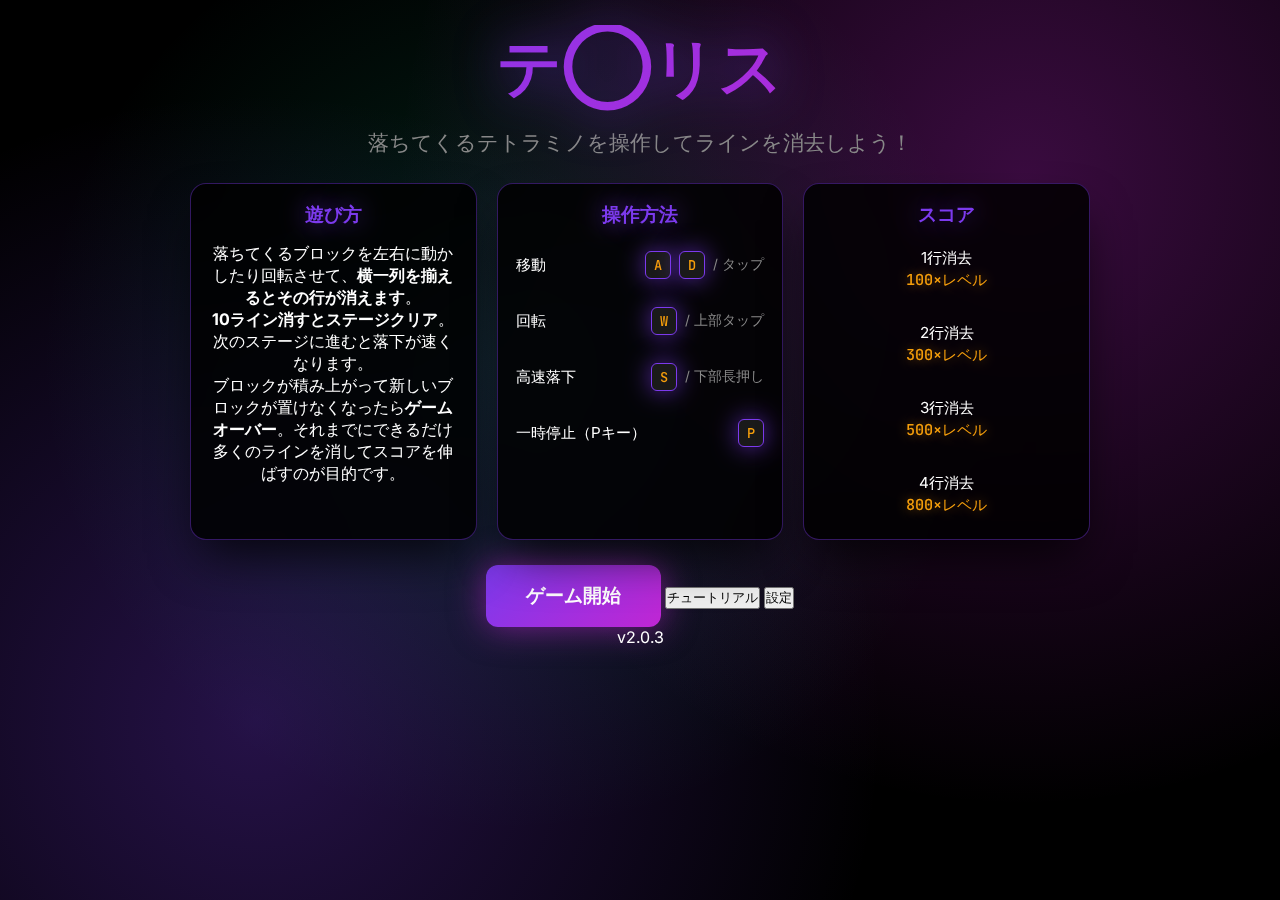
<file: index.html>
<!DOCTYPE html>
<html lang="ja">
<head>
  <meta charset="UTF-8">
  <meta name="viewport" content="width=device-width, initial-scale=1.0, maximum-scale=1.0, user-scalable=no, viewport-fit=cover">
  <meta name="apple-mobile-web-app-capable" content="yes">
  <meta name="apple-mobile-web-app-status-bar-style" content="black-translucent">
  <meta name="theme-color" content="#3d6b8a">
  <title>テトリス</title>
  <link rel="manifest" href="manifest.json">
  <link rel="stylesheet" href="css/style.css">
</head>
<body>
  <!-- スタート画面（1ページ目：ルール説明） -->
  <div id="start-screen" class="screen active">
    <div class="start-container">
      <div class="title-section">
        <h1>テ◯リス</h1>
        <p class="subtitle">落ちてくるテトラミノを操作してラインを消去しよう！</p>
      </div>

      <div class="rules-grid">
        <!-- 遊び方・ステージとクリア -->
        <div class="rule-card rule-card-wide">
          <h3>遊び方</h3>
          <div class="how-to-play">
            <p>落ちてくるブロックを左右に動かしたり回転させて、<strong>横一列を揃えるとその行が消えます</strong>。</p>
            <p><strong>10ライン消すとステージクリア</strong>。次のステージに進むと落下が速くなります。</p>
            <p>ブロックが積み上がって新しいブロックが置けなくなったら<strong>ゲームオーバー</strong>。それまでにできるだけ多くのラインを消してスコアを伸ばすのが目的です。</p>
          </div>
        </div>

        <!-- 操作方法 -->
        <div class="rule-card">
          <h3>操作方法</h3>
          <div class="controls-compact">
            <div class="control-item">
              <span class="control-desc">移動</span>
              <span class="control-keys">
                <span class="key">A</span><span class="key">D</span> / タップ
              </span>
            </div>
            <div class="control-item">
              <span class="control-desc">回転</span>
              <span class="control-keys">
                <span class="key">W</span> / 上部タップ
              </span>
            </div>
            <div class="control-item">
              <span class="control-desc">高速落下</span>
              <span class="control-keys">
                <span class="key">S</span> / 下部長押し
              </span>
            </div>
            <div class="control-item">
              <span class="control-desc">一時停止（Pキー）</span>
              <span class="control-keys">
                <span class="key">P</span>
              </span>
            </div>
          </div>
        </div>

        <!-- スコア -->
        <div class="rule-card">
          <h3>スコア</h3>
          <div class="score-list">
            <div class="score-item">1行消去<span>100×レベル</span></div>
            <div class="score-item">2行消去<span>300×レベル</span></div>
            <div class="score-item">3行消去<span>500×レベル</span></div>
            <div class="score-item">4行消去<span>800×レベル</span></div>
          </div>
        </div>

        <!-- スマホ専用説明 -->
        <div class="rule-card mobile-only">
          <h3>タップ操作</h3>
          <div class="mobile-controls-guide">
            <div class="tap-area-demo">
              <div class="demo-area demo-rotate">回転</div>
              <div class="demo-area demo-left">左</div>
              <div class="demo-area demo-right">右</div>
              <div class="demo-area demo-down">高速落下</div>
            </div>
          </div>
        </div>
      </div>

      <div class="start-actions">
        <button class="btn btn-primary start-btn" onclick="showDifficultyScreen()">ゲーム開始</button>
        <button type="button" class="btn btn-primary tutorial-btn" onclick="showTutorialScreen()">チュートリアル</button>
        <button type="button" id="settings-btn" class="btn btn-primary settings-btn" aria-label="設定" title="設定" onclick="openSettingsModal()">設定</button>
      </div>
      <p class="app-version" id="app-version" aria-hidden="true"></p>
    </div>
  </div>

  <!-- チュートリアル画面（体験で操作を覚える） -->
  <div id="tutorial-screen" class="screen">
    <div class="tutorial-layout" id="tutorial-layout" data-step="">
      <p class="tutorial-step-indicator" id="tutorial-step-indicator" aria-live="polite"></p>
      <p class="tutorial-instruction" id="tutorial-instruction"></p>
      <div class="tutorial-game-wrap">
        <div class="game-area">
          <div id="tutorial-tap-zones" class="tap-zones tap-zones-tutorial">
            <div class="tap-zone tap-rotate" data-action="rotate"><span class="tutorial-zone-label">回転</span></div>
            <div class="tap-zone tap-left" data-action="left"><span class="tutorial-zone-label">左</span></div>
            <div class="tap-zone tap-right" data-action="right"><span class="tutorial-zone-label">右</span></div>
            <div class="tap-zone tap-down" data-action="down"><span class="tutorial-zone-label">落下</span></div>
          </div>
          <canvas id="tutorial-canvas" width="300" height="600"></canvas>
        </div>
      </div>
      <div class="tutorial-actions">
        <button type="button" class="btn btn-secondary back-from-difficulty-btn" id="tutorial-back-btn" onclick="exitTutorial()">スタート画面へ戻る</button>
      </div>
    </div>
  </div>

  <!-- 難易度選択画面（ゲーム開始前に表示） -->
  <div id="difficulty-screen" class="screen">
    <div class="difficulty-screen-container">
      <h2 class="difficulty-screen-title">難易度を選んでください</h2>
      <div class="difficulty-section difficulty-section-centered">
        <div class="difficulty-selector" role="group" aria-label="難易度選択">
          <button type="button" class="difficulty-option active" data-difficulty="easy" aria-pressed="true">かんたん</button>
          <button type="button" class="difficulty-option" data-difficulty="normal" aria-pressed="false">ふつう</button>
          <button type="button" class="difficulty-option" data-difficulty="hard" aria-pressed="false">むずかしい</button>
        </div>
      </div>
      <div class="difficulty-screen-buttons">
        <button class="btn btn-primary start-btn" onclick="startGame()">スタート</button>
        <button type="button" class="btn btn-secondary back-from-difficulty-btn" onclick="showStartScreen()">戻る</button>
      </div>
    </div>
  </div>

  <!-- ゲーム画面（3ページ目：プレイ専用） -->
  <div id="game-screen" class="screen">
    <!-- PC版レイアウト -->
    <div class="game-layout-pc">
      <!-- 左パネル -->
      <div class="left-panel">
        <div class="score-panel">
          <div class="score-item">
            <span class="score-label">スコア</span>
            <span class="score-value" id="score">0</span>
          </div>
          <div class="score-item">
            <span class="score-label">レベル</span>
            <span class="score-value" id="level">1</span>
          </div>
          <div class="score-item">
            <span class="score-label">最高</span>
            <span class="score-value" id="high-score">0</span>
          </div>
          <div class="score-item">
            <span class="score-label">ステージ</span>
            <span class="score-value" id="stage">1</span>
          </div>
          <div class="score-item">
            <span class="score-label">あと</span>
            <span class="score-value" id="stage-lines">0/10</span>
          </div>
        </div>
        <button type="button" class="btn btn-primary btn-sm pause-btn" onclick="pauseGame()" aria-label="一時停止" title="一時停止（Pキー）"><span class="pause-icon" aria-hidden="true"><svg xmlns="http://www.w3.org/2000/svg" width="18" height="18" viewBox="0 0 24 24" fill="currentColor" stroke="currentColor" stroke-width="2"><rect x="6" y="4" width="4" height="16" rx="1"/><rect x="14" y="4" width="4" height="16" rx="1"/></svg></span></button>
      </div>

      <!-- 中央ゲームエリア -->
      <div class="center-game">
        <div class="game-area">
          <!-- タップゾーン（スマホのみ） -->
          <div id="tap-zones" class="tap-zones">
            <div class="tap-zone tap-rotate" data-action="rotate"></div>
            <div class="tap-zone tap-left" data-action="left"></div>
            <div class="tap-zone tap-right" data-action="right"></div>
            <div class="tap-zone tap-down" data-action="down"></div>
          </div>
          <canvas id="game" width="300" height="600"></canvas>
        </div>
      </div>

      <!-- 右パネル -->
      <div class="right-panel">
        <div class="next-panel">
          <h4>NEXT</h4>
          <div class="next-list">
            <canvas id="next-piece-1" width="60" height="60"></canvas>
            <canvas id="next-piece-2" width="50" height="50"></canvas>
            <canvas id="next-piece-3" width="50" height="50"></canvas>
          </div>
        </div>
      </div>
    </div>

    <!-- スマホ版レイアウト -->
    <div class="game-layout-mobile">
      <!-- 上部情報 -->
      <div class="mobile-header">
        <div class="mobile-score">
          <span id="mobile-score">0</span>
          <small>スコア</small>
        </div>
        <div class="mobile-high">
          <span id="mobile-high-score">0</span>
          <small>最高</small>
        </div>
        <div class="mobile-level">
          <span id="mobile-level">1</span>
          <small>レベル</small>
        </div>
        <div class="mobile-stage">
          <span id="mobile-stage">1</span>
          <small>ステージ</small>
        </div>
        <div class="mobile-stage-lines">
          <span id="mobile-stage-lines">0/10</span>
          <small>あと</small>
        </div>
        <div class="mobile-next">
          <canvas id="mobile-next" width="40" height="40"></canvas>
          <small>NEXT</small>
        </div>
        <button type="button" class="btn btn-primary btn-sm pause-btn pause-btn-mobile" onclick="pauseGame()" aria-label="一時停止" title="一時停止"><span class="pause-icon" aria-hidden="true"><svg xmlns="http://www.w3.org/2000/svg" width="20" height="20" viewBox="0 0 24 24" fill="currentColor" stroke="currentColor" stroke-width="2"><rect x="6" y="4" width="4" height="16" rx="1"/><rect x="14" y="4" width="4" height="16" rx="1"/></svg></span></button>
      </div>

      <!-- ゲームエリア -->
      <div class="mobile-game-area">
        <div class="game-area">
          <div id="mobile-tap-zones" class="tap-zones">
            <div class="tap-zone tap-rotate" data-action="rotate"></div>
            <div class="tap-zone tap-left" data-action="left"></div>
            <div class="tap-zone tap-right" data-action="right"></div>
            <div class="tap-zone tap-down" data-action="down"></div>
          </div>
          <canvas id="mobile-game" width="280" height="560"></canvas>
        </div>
      </div>
    </div>
  </div>

  <!-- 一時停止メニュー -->
  <div id="pause-menu" class="modal">
    <div class="modal-content">
      <h2>一時停止</h2>
      <div class="menu-buttons">
        <button onclick="resumeGame()" class="btn btn-primary resume-btn">ゲーム再開</button>
        <button onclick="restartGame()" class="btn btn-success restart-btn">やり直し</button>
        <button onclick="backToMenu()" class="btn btn-danger menu-btn">メニューに戻る</button>
      </div>
      <p class="menu-hint menu-hint-pc">Pキーで再開できます</p>
      <p class="menu-hint menu-hint-mobile">タップで再開できます</p>
    </div>
  </div>

  <!-- ゲームオーバー -->
  <div id="game-over" class="modal">
    <div class="modal-content">
      <h2>ゲームオーバー</h2>
      <div class="result-stats">
        <div class="stat">
          <span class="stat-label">最終スコア</span>
          <span class="stat-value" id="final-score">0</span>
        </div>
        <div class="stat">
          <span class="stat-label">到達レベル</span>
          <span class="stat-value" id="final-level">1</span>
        </div>
        <div class="stat">
          <span class="stat-label">消したライン</span>
          <span class="stat-value" id="final-lines">0</span>
        </div>
      </div>
      <div class="menu-buttons">
        <button onclick="restartGame()" class="btn btn-success restart-btn">再挑戦</button>
        <button onclick="backToMenu()" class="btn btn-danger menu-btn">メニューに戻る</button>
      </div>
    </div>
  </div>

  <!-- 設定モーダル（表示・音量） -->
  <div id="settings-modal" class="modal" aria-labelledby="settings-title" aria-hidden="true">
    <div class="modal-content settings-modal-content">
      <h2 id="settings-title">設定</h2>
      <section class="settings-section" aria-labelledby="settings-theme-label">
        <h3 id="settings-theme-label" class="settings-section-title">表示</h3>
        <div class="settings-theme-row" role="group" aria-label="テーマ">
          <button type="button" id="theme-light-btn" class="btn btn-secondary theme-option-btn" data-theme="light" aria-pressed="true">ライト</button>
          <button type="button" id="theme-dark-btn" class="btn btn-secondary theme-option-btn" data-theme="dark" aria-pressed="false">ダーク</button>
        </div>
      </section>
      <section class="settings-section" aria-labelledby="settings-volume-label">
        <h3 id="settings-volume-label" class="settings-section-title">音量</h3>
      <div class="volume-controls">
        <div class="volume-row">
          <label for="volume-master">マスター</label>
          <input type="range" id="volume-master" class="volume-slider" min="0" max="100" step="10" value="100" aria-valuemin="0" aria-valuemax="100">
          <span id="volume-master-value" class="volume-value">100%</span>
        </div>
        <div class="volume-row">
          <label for="volume-bgm">BGM</label>
          <input type="range" id="volume-bgm" class="volume-slider" min="0" max="100" step="10" value="60" aria-valuemin="0" aria-valuemax="100">
          <span id="volume-bgm-value" class="volume-value">60%</span>
        </div>
        <div class="volume-row">
          <label for="volume-se">効果音</label>
          <input type="range" id="volume-se" class="volume-slider" min="0" max="100" step="10" value="100" aria-valuemin="0" aria-valuemax="100">
          <span id="volume-se-value" class="volume-value">100%</span>
        </div>
      </div>
      </section>
      <button type="button" class="btn btn-primary close-settings-btn" onclick="closeSettingsModal()">閉じる</button>
    </div>
  </div>

  <!-- ステージクリア表示（トースト） -->
  <div id="stage-clear" class="stage-clear-toast" aria-live="polite" aria-hidden="true">
    <span class="stage-clear-text"></span>
  </div>

  <!-- BGM（8bit29=通常 / 8bit25=ピンチ時・魔王魂） -->
  <audio id="bgm-normal" preload="auto" loop><source src="audio/bgm_normal.mp3" type="audio/mpeg"></audio>
  <audio id="bgm-danger" preload="auto" loop><source src="audio/bgm_danger.mp3" type="audio/mpeg"></audio>
  <!-- ゲームオーバー効果音（イワシロ音楽素材） -->
  <audio id="se-gameover" preload="auto"><source src="audio/iwa_gameover010.mp3" type="audio/mpeg"></audio>
  <!-- ライン消去効果音（イワシロ音楽素材 SE2：1〜2本=play / 3〜4本=little_cure） -->
  <audio id="se-line-few" preload="auto"><source src="audio/play.mp3" type="audio/mpeg"></audio>
  <audio id="se-line-many" preload="auto"><source src="audio/little_cure.mp3" type="audio/mpeg"></audio>

  <script src="js/tetris.js"></script>
</body>
</html>
</file>
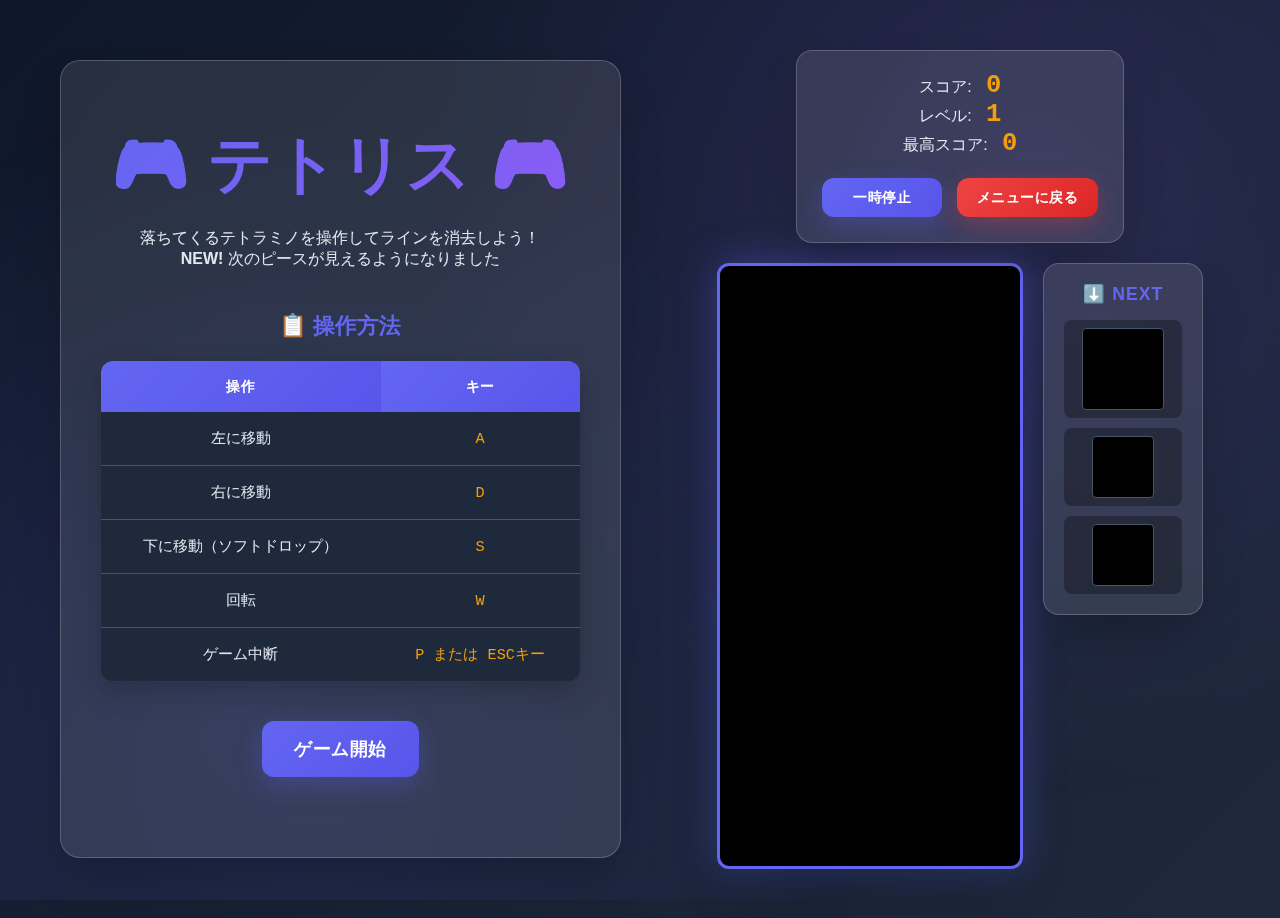
<file: index_backup.html>
<!DOCTYPE html>
<html lang="ja">
<head>
  <meta charset="UTF-8">
  <title>テトリス - NEXTピース表示対応</title>
  <style>
    @import url('https://fonts.googleapis.com/css2?family=Inter:wght@300;400;500;600;700&family=JetBrains+Mono:wght@400;500&display=swap');

    :root {
      --primary: #6366f1;
      --primary-hover: #5855eb;
      --secondary: #8b5cf6;
      --success: #10b981;
      --danger: #ef4444;
      --warning: #f59e0b;
      --dark: #0f172a;
      --dark-light: #1e293b;
      --dark-lighter: #334155;
      --text: #e2e8f0;
      --text-muted: #94a3b8;
      --border: #475569;
      --glass: rgba(255, 255, 255, 0.1);
      --glass-border: rgba(255, 255, 255, 0.2);
      --shadow: 0 25px 50px -12px rgba(0, 0, 0, 0.25);
    }

    * {
      margin: 0;
      padding: 0;
      box-sizing: border-box;
    }

    body {
      font-family: 'Inter', sans-serif;
      background: linear-gradient(135deg, var(--dark) 0%, var(--dark-light) 100%);
      color: var(--text);
      min-height: 100vh;
      overflow-x: hidden;
    }

    body::before {
      content: '';
      position: fixed;
      top: 0;
      left: 0;
      right: 0;
      bottom: 0;
      background: 
        radial-gradient(circle at 20% 80%, rgba(99, 102, 241, 0.15) 0%, transparent 50%),
        radial-gradient(circle at 80% 20%, rgba(139, 92, 246, 0.15) 0%, transparent 50%);
      pointer-events: none;
      z-index: -1;
    }

    #container {
      min-height: 100vh;
      display: flex;
      align-items: center;
      justify-content: center;
      padding: 20px;
    }

    .screen {
      display: none;
      width: 100%;
      max-width: 1200px;
      animation: fadeIn 0.6s ease;
    }

    .screen.active {
      display: block;
    }

    @keyframes fadeIn {
      from { opacity: 0; transform: translateY(20px); }
      to { opacity: 1; transform: translateY(0); }
    }

    /* スタート画面 */
    #start-screen {
      text-align: center;
      padding: 40px;
      max-width: 800px;
      margin: 0 auto;
    }

    .glass {
      background: var(--glass);
      backdrop-filter: blur(20px);
      border: 1px solid var(--glass-border);
      border-radius: 20px;
      padding: 60px 40px;
      box-shadow: var(--shadow);
    }

    #start-screen h1 {
      font-size: clamp(2.5rem, 5vw, 4rem);
      font-weight: 700;
      background: linear-gradient(135deg, var(--primary) 0%, var(--secondary) 100%);
      background-clip: text;
      -webkit-background-clip: text;
      -webkit-text-fill-color: transparent;
      margin-bottom: 20px;
    }

    #start-screen > p {
      font-size: 1.2rem;
      color: var(--text-muted);
      margin-bottom: 40px;
      line-height: 1.6;
    }

    #start-screen h3 {
      color: var(--primary);
      font-size: 1.4rem;
      font-weight: 600;
      margin: 40px 0 20px;
    }

    .controls-table {
      width: 100%;
      max-width: 500px;
      margin: 20px auto;
      border-collapse: separate;
      border-spacing: 0;
      border-radius: 12px;
      overflow: hidden;
      box-shadow: 0 10px 30px rgba(0, 0, 0, 0.2);
    }

    .controls-table th {
      background: linear-gradient(135deg, var(--primary), var(--primary-hover));
      color: white;
      font-weight: 600;
      padding: 16px;
      font-size: 0.9rem;
      text-transform: uppercase;
      letter-spacing: 0.5px;
    }

    .controls-table td {
      background: var(--dark-light);
      border-bottom: 1px solid var(--border);
      padding: 16px;
      font-size: 0.95rem;
      transition: all 0.3s ease;
    }

    .controls-table tr:last-child td {
      border-bottom: none;
    }

    .controls-table tr:hover td {
      background: var(--dark-lighter);
      transform: translateX(5px);
    }

    .controls-table td:last-child {
      font-family: 'JetBrains Mono', monospace;
      font-weight: 500;
      color: var(--warning);
      text-align: center;
    }

    /* ゲーム画面 */
    #game-screen {
      display: flex;
      gap: 20px;
      align-items: flex-start;
      justify-content: center;
      flex-wrap: wrap;
    }

    .game-panel {
      background: var(--glass);
      backdrop-filter: blur(20px);
      border: 1px solid var(--glass-border);
      border-radius: 16px;
      padding: 20px;
      box-shadow: var(--shadow);
    }

    #score-board {
      min-width: 180px;
      text-align: center;
    }

    #score, #level, #high-score {
      font-family: 'JetBrains Mono', monospace;
      font-size: 1.6rem;
      font-weight: 700;
      margin-left: 10px;
      color: var(--warning);
    }

    #game {
      border: 3px solid var(--primary);
      border-radius: 12px;
      box-shadow: 
        var(--shadow),
        0 0 40px rgba(99, 102, 241, 0.4);
      background: #000;
    }

    /* NEXTピース表示エリア */
    .next-panel {
      min-width: 160px;
    }

    .next-title {
      text-align: center;
      font-weight: 600;
      color: var(--primary);
      margin-bottom: 15px;
      font-size: 1.1rem;
      text-transform: uppercase;
      letter-spacing: 1px;
    }

    .next-pieces {
      display: flex;
      flex-direction: column;
      gap: 10px;
    }

    .next-piece-container {
      background: rgba(0, 0, 0, 0.3);
      border-radius: 8px;
      padding: 8px;
      display: flex;
      justify-content: center;
      align-items: center;
    }

    .next-piece-canvas {
      border: 1px solid var(--border);
      border-radius: 4px;
      background: #000;
    }

    /* ボタン */
    button {
      background: linear-gradient(135deg, var(--primary), var(--primary-hover));
      color: white;
      border: none;
      padding: 16px 32px;
      margin: 20px 8px;
      border-radius: 12px;
      cursor: pointer;
      font-size: 1.1rem;
      font-weight: 600;
      transition: all 0.3s ease;
      position: relative;
      overflow: hidden;
      min-width: 150px;
      text-transform: uppercase;
      letter-spacing: 0.5px;
      box-shadow: 0 8px 25px rgba(99, 102, 241, 0.3);
    }

    button:hover {
      transform: translateY(-3px);
      box-shadow: 0 15px 35px rgba(99, 102, 241, 0.4);
    }

    button.danger {
      background: linear-gradient(135deg, var(--danger), #dc2626);
      box-shadow: 0 8px 25px rgba(239, 68, 68, 0.3);
    }

    .game-controls {
      text-align: center;
      margin-top: 15px;
    }

    .game-controls button {
      padding: 10px 20px;
      margin: 5px;
      font-size: 0.9rem;
      min-width: 120px;
    }

    /* モーダル */
    .modal {
      display: none;
      position: fixed;
      top: 0;
      left: 0;
      width: 100%;
      height: 100%;
      background: rgba(0, 0, 0, 0.8);
      backdrop-filter: blur(10px);
      z-index: 1000;
    }

    .modal-content {
      position: absolute;
      top: 50%;
      left: 50%;
      transform: translate(-50%, -50%);
      background: var(--glass);
      backdrop-filter: blur(20px);
      border: 1px solid var(--glass-border);
      color: var(--text);
      padding: 40px;
      border-radius: 20px;
      text-align: center;
      box-shadow: var(--shadow);
      min-width: 300px;
    }

    .modal-content h2 {
      margin-bottom: 20px;
      font-size: 1.8rem;
      font-weight: 700;
      background: linear-gradient(135deg, var(--primary), var(--secondary));
      background-clip: text;
      -webkit-background-clip: text;
      -webkit-text-fill-color: transparent;
    }

    #final-score, #final-level {
      font-family: 'JetBrains Mono', monospace;
      font-weight: 700;
      color: var(--warning);
      font-size: 1.4rem;
    }

    /* レスポンシブ */
    @media (max-width: 768px) {
      #game-screen {
        flex-direction: column;
        align-items: center;
      }
      
      .next-panel {
        order: -1;
        min-width: auto;
      }
      
      .next-pieces {
        flex-direction: row;
        justify-content: center;
        flex-wrap: wrap;
      }
    }
  </style>
</head>
<body>
  <div id="container">
    <!-- スタート画面 -->
    <div id="start-screen" class="screen active">
      <div class="glass">
        <h1>🎮 テトリス 🎮</h1>
        <p>落ちてくるテトラミノを操作してラインを消去しよう！<br>
        <strong>NEW!</strong> 次のピースが見えるようになりました</p>
        
        <h3>📋 操作方法</h3>
        <table class="controls-table">
          <tr><th>操作</th><th>キー</th></tr>
          <tr><td>左に移動</td><td>A</td></tr>
          <tr><td>右に移動</td><td>D</td></tr>
          <tr><td>下に移動（ソフトドロップ）</td><td>S</td></tr>
          <tr><td>回転</td><td>W</td></tr>
          <tr><td>ゲーム中断</td><td>P または ESCキー</td></tr>
        </table>
        
        <button onclick="startGame()">ゲーム開始</button>
      </div>
    </div>

    <!-- ゲーム画面 -->
    <div id="game-screen" class="screen">
      <!-- スコアボード -->
      <div class="game-panel" id="score-board">
        <div>スコア: <span id="score">0</span></div>
        <div>レベル: <span id="level">1</span></div>
        <div>最高スコア: <span id="high-score">0</span></div>
        
        <div class="game-controls">
          <button onclick="pauseGame()">一時停止</button>
          <button class="danger" onclick="quitToMenu()">メニューに戻る</button>
        </div>
      </div>

      <!-- メインゲーム画面 -->
      <canvas id="game" width="300" height="600"></canvas>

      <!-- NEXTピース表示パネル -->
      <div class="game-panel next-panel">
        <div class="next-title">⬇️ NEXT</div>
        <div class="next-pieces">
          <div class="next-piece-container">
            <canvas class="next-piece-canvas" id="next-piece-1" width="80" height="80"></canvas>
          </div>
          <div class="next-piece-container">
            <canvas class="next-piece-canvas" id="next-piece-2" width="60" height="60"></canvas>
          </div>
          <div class="next-piece-container">
            <canvas class="next-piece-canvas" id="next-piece-3" width="60" height="60"></canvas>
          </div>
        </div>
      </div>
    </div>
  </div>

  <!-- ゲームオーバー画面 -->
  <div id="game-over" class="modal">
    <div class="modal-content">
      <h2>🎯 ゲームオーバー 🎯</h2>
      <p>最終スコア: <span id="final-score">0</span></p>
      <p>到達レベル: <span id="final-level">1</span></p>
      <button onclick="restartGame()">再挑戦</button>
      <button class="danger" onclick="backToMenu()">メニューに戻る</button>
    </div>
  </div>

  <!-- 一時停止画面 -->
  <div id="pause-screen" class="modal">
    <div class="modal-content">
      <h2>⏸️ 一時停止中 ⏸️</h2>
      <button onclick="resumeGame()">ゲーム再開</button>
      <button onclick="restartGame()">最初からやり直し</button>
      <button class="danger" onclick="backToMenu()">メニューに戻る</button>
    </div>
  </div>

  <script>
// 色パレット（テトラミノ別）
const PIECE_COLORS = [
  '#00f5ff', // I型 - シアン
  '#8b00ff', // T型 - パープル  
  '#ff8c00', // L型 - オレンジ
  '#0000ff', // J型 - ブルー
  '#ffff00', // O型 - イエロー
  '#00ff00', // S型 - グリーン
  '#ff0000'  // Z型 - レッド
];

class Tetris {
  constructor(canvas) {
    this.canvas = canvas;
    this.ctx = canvas.getContext('2d');
    this.gridSize = 30;
    this.board = Array(20).fill().map(() => Array(10).fill(0)); // 20行×10列
    this.score = 0;
    this.level = 1;
    this.currentPiece = null;
    this.gameLoop = null;
    this.gameOver = false;
    this.paused = false;
    this.dropInterval = 2000;
    this.linesStacked = 0;
    this.linesCleared = 0;
    
    // NEXTピース管理
    this.nextPieces = [];
    this.nextCanvases = [
      document.getElementById('next-piece-1'),
      document.getElementById('next-piece-2'),
      document.getElementById('next-piece-3')
    ];
    this.nextContexts = this.nextCanvases.map(canvas => canvas.getContext('2d'));
    
    this.initializeNextPieces();
    this.setupMobileControls();
  }

  static SHAPES = [
    [[1,1,1,1]], // I型
    [[1,1,1],[0,1,0]], // T型
    [[1,1,1],[1,0,0]], // L型
    [[1,1,1],[0,0,1]], // J型
    [[1,1],[1,1]], // O型
    [[1,1,0],[0,1,1]], // S型
    [[0,1,1],[1,1,0]]  // Z型
  ];

    // ★追加: モバイル操作設定（最小限）
  setupMobileControls() {
    // タッチイベント用の変数
    let touchStartX = 0;
    let touchStartY = 0;
    let touchMoved = false;

    // キャンバスにタッチイベントを追加
    this.canvas.addEventListener('touchstart', (e) => {
      e.preventDefault();
      const touch = e.touches[0];
      touchStartX = touch.clientX;
      touchStartY = touch.clientY;
      touchMoved = false;
    }, { passive: false });

    this.canvas.addEventListener('touchmove', (e) => {
      e.preventDefault();
      touchMoved = true;
    }, { passive: false });

    this.canvas.addEventListener('touchend', (e) => {
      e.preventDefault();
      if (!touchMoved && !this.gameOver && !this.paused) {
        const touch = e.changedTouches[0];
        const rect = this.canvas.getBoundingClientRect();
        const x = touch.clientX - rect.left;
        const y = touch.clientY - rect.top;

        const centerX = rect.width / 2;
        const centerY = rect.height / 2;
        
        // タップ位置による操作判定
        if (Math.abs(x - centerX) > Math.abs(y - centerY)) {
          // 横方向の移動
          if (x < centerX) {
            this.movePiece(-1, 0); // 左
          } else {
            this.movePiece(1, 0); // 右
          }
        } else {
          // 縦方向の操作
          if (y > centerY) {
            this.movePiece(0, 1); // 下
          } else {
            this.rotatePiece(); // 上（回転）
          }
        }
        this.draw();
      }
    }, { passive: false });

    // 全画面でのスクロール防止
    document.addEventListener('touchmove', (e) => {
      e.preventDefault();
    }, { passive: false });
  }
  initializeNextPieces() {
    for (let i = 0; i < 4; i++) {
      this.nextPieces.push(Math.floor(Math.random() * Tetris.SHAPES.length));
    }
    this.drawNextPieces();
  }

  drawNextPieces() {
    this.nextContexts.forEach((ctx, index) => {
      const canvas = this.nextCanvases[index];
      ctx.clearRect(0, 0, canvas.width, canvas.height);
      
      if (index < this.nextPieces.length) {
        const shapeIndex = this.nextPieces[index];
        const shape = Tetris.SHAPES[shapeIndex];
        const color = PIECE_COLORS[shapeIndex];
        const size = index === 0 ? 16 : 12;
        
        const offsetX = (canvas.width - shape[0].length * size) / 2;
        const offsetY = (canvas.height - shape.length * size) / 2;
        
        ctx.fillStyle = color;
        shape.forEach((row, y) => {
          row.forEach((value, x) => {
            if (value) {
              ctx.fillRect(
                offsetX + x * size,
                offsetY + y * size,
                size - 1, size - 1
              );
            }
          });
        });
      }
    });
  }

  createNewPiece() {
    const shapeIndex = this.nextPieces.shift();
    const shape = Tetris.SHAPES[shapeIndex];
    
    this.currentPiece = {
      shape,
      shapeIndex,
      x: Math.floor(this.board[0].length/2) - Math.floor(shape[0].length/2),
      y: 0
    };
    
    this.nextPieces.push(Math.floor(Math.random() * Tetris.SHAPES.length));
    this.drawNextPieces();
  }

  // ★修正1: 壁の衝突判定を正しく修正
  checkCollision(newX, newY, shape) {
    for (let y = 0; y < shape.length; y++) {
      for (let x = 0; x < shape[y].length; x++) {
        if (shape[y][x]) {
          const boardX = newX + x;
          const boardY = newY + y;
          
          // ★修正: 横幅の判定を正しく修正
          if (boardX < 0 || boardX >= this.board[0].length) { // 10列の制限
            console.log(`Wall collision at boardX: ${boardX}`); // デバッグ用
            return true;
          }
          
          // 底面との衝突
          if (boardY >= this.board.length) { // 20行の制限
            console.log(`Bottom collision at boardY: ${boardY}`); // デバッグ用
            return true;
          }
          
          // 既存のブロックとの衝突
          if (boardY >= 0 && this.board[boardY][boardX]) {
            console.log(`Block collision at ${boardX}, ${boardY}`); // デバッグ用
            return true;
          }
        }
      }
    }
    return false;
  }

  movePiece(dx, dy) {
    if (this.gameOver || this.paused) return false;
    const newX = this.currentPiece.x + dx;
    const newY = this.currentPiece.y + dy;
    
    if (!this.checkCollision(newX, newY, this.currentPiece.shape)) {
      this.currentPiece.x = newX;
      this.currentPiece.y = newY;
      return true;
    }
    console.log(`Move blocked: ${dx}, ${dy}`); // デバッグ用
    return false;
  }

  // ★修正2: 回転処理を完全に修正
  rotatePiece() {
    if (this.gameOver || this.paused) return;
    
    const shape = this.currentPiece.shape;
    console.log('Original shape:', shape); // デバッグ用
    
    // ★修正: 正しい回転アルゴリズム
    const rotatedShape = [];
    const rows = shape.length;
    const cols = shape[0].length;
    
    // 時計回り90度回転: [row][col] -> [col][rows-1-row]
    for (let newRow = 0; newRow < cols; newRow++) {
      rotatedShape[newRow] = [];
      for (let newCol = 0; newCol < rows; newCol++) {
        rotatedShape[newRow][newCol] = shape[rows - 1 - newCol][newRow];
      }
    }
    
    console.log('Rotated shape:', rotatedShape); // デバッグ用
    
    // 衝突判定
    if (!this.checkCollision(this.currentPiece.x, this.currentPiece.y, rotatedShape)) {
      this.currentPiece.shape = rotatedShape;
      console.log('Rotation successful'); // デバッグ用
    } else {
      console.log('Rotation blocked'); // デバッグ用
    }
  }

  lockPiece() {
    const {x, y, shape, shapeIndex} = this.currentPiece;
    let gameOverFlag = false;
    
    for (let row = 0; row < shape.length; row++) {
      for (let col = 0; col < shape[row].length; col++) {
        if (shape[row][col]) {
          const boardY = y + row;
          const boardX = x + col;
          
          if (boardY < 0) {
            gameOverFlag = true;
            console.log('Game Over: Piece extends above board');
            break;
          }
          
          // ★修正: 境界チェックを追加
          if (boardY >= 0 && boardY < this.board.length && 
              boardX >= 0 && boardX < this.board[0].length) {
            this.board[boardY][boardX] = shapeIndex + 1;
          }
        }
      }
      if (gameOverFlag) break;
    }

    if (!gameOverFlag) {
      this.linesStacked++;
      this.speedUpIfNeeded();
      this.clearLines();
      this.createNewPiece();
      
      if (this.checkCollision(this.currentPiece.x, this.currentPiece.y, this.currentPiece.shape)) {
        gameOverFlag = true;
        console.log('Game Over: New piece cannot be placed');
      }
    }

    return !gameOverFlag;
  }

  speedUpIfNeeded() {
    const newInterval = Math.max(200, 2000 * Math.pow(0.9, this.linesStacked / 8));
    if (newInterval < this.dropInterval) {
      this.dropInterval = newInterval;
      if (this.gameLoop) {
        clearInterval(this.gameLoop);
        this.startGameLoop();
      }
    }
  }

  clearLines() {
    let linesCleared = 0;
    for (let row = this.board.length - 1; row >= 0; row--) {
      if (this.board[row].every(cell => cell)) {
        this.board.splice(row, 1);
        this.board.unshift(Array(10).fill(0));
        linesCleared++;
        row++;
      }
    }
    
    if (linesCleared > 0) {
      let lineScore = 0;
      switch(linesCleared) {
        case 1: lineScore = 100 * this.level; break;
        case 2: lineScore = 300 * this.level; break;
        case 3: lineScore = 500 * this.level; break;
        case 4: lineScore = 800 * this.level; break;
      }
      
      this.score += lineScore;
      this.linesCleared += linesCleared;
      
      const newLevel = Math.floor(this.linesCleared / 10) + 1;
      if (newLevel > this.level) {
        this.level = newLevel;
      }
      
      document.getElementById('score').textContent = this.score;
      document.getElementById('level').textContent = this.level;
    }
  }

  draw() {
    this.ctx.clearRect(0, 0, this.canvas.width, this.canvas.height);
    
    // ★デバッグ用: グリッドライン描画（オプション）
    this.ctx.strokeStyle = '#333';
    this.ctx.lineWidth = 1;
    for (let i = 0; i <= 10; i++) {
      this.ctx.beginPath();
      this.ctx.moveTo(i * this.gridSize, 0);
      this.ctx.lineTo(i * this.gridSize, this.canvas.height);
      this.ctx.stroke();
    }
    for (let i = 0; i <= 20; i++) {
      this.ctx.beginPath();
      this.ctx.moveTo(0, i * this.gridSize);
      this.ctx.lineTo(this.canvas.width, i * this.gridSize);
      this.ctx.stroke();
    }
    
    // ボード描画
    this.board.forEach((row, y) => {
      row.forEach((value, x) => {
        if (value) {
          this.ctx.fillStyle = PIECE_COLORS[value - 1] || '#4a90e2';
          this.ctx.fillRect(x * this.gridSize + 1, y * this.gridSize + 1, 
          this.gridSize - 2, this.gridSize - 2);
        }
      });
    });

    // 現在のピース描画
    if (this.currentPiece && !this.gameOver) {
      this.ctx.fillStyle = PIECE_COLORS[this.currentPiece.shapeIndex];
      this.currentPiece.shape.forEach((row, y) => {
        row.forEach((value, x) => {
          if (value) {
            this.ctx.fillRect(
              (this.currentPiece.x + x) * this.gridSize + 1,
              (this.currentPiece.y + y) * this.gridSize + 1,
              this.gridSize - 2, this.gridSize - 2
            );
          }
        });
      });
    }
  }

  startGameLoop() {
    this.gameLoop = setInterval(() => {
      if (this.gameOver) {
        clearInterval(this.gameLoop);
        return;
      }
      
      if (this.paused) return;
      
      if (!this.movePiece(0, 1)) {
        const lockResult = this.lockPiece();
        if (!lockResult) {
          this.handleGameOver();
          return;
        }
      }
      this.draw();
    }, this.dropInterval);
  }

  handleGameOver() {
    this.gameOver = true;
    clearInterval(this.gameLoop);
    
    setTimeout(() => {
      document.getElementById('game-over').style.display = 'block';
      document.getElementById('final-score').textContent = this.score;
      document.getElementById('final-level').textContent = this.level;
    }, 100);
  }

  pause() {
    this.paused = true;
    document.getElementById('pause-screen').style.display = 'block';
  }

  resume() {
    this.paused = false;
    document.getElementById('pause-screen').style.display = 'none';
  }

  reset() {
    clearInterval(this.gameLoop);
    this.board = Array(20).fill().map(() => Array(10).fill(0));
    this.score = 0;
    this.level = 1;
    this.linesStacked = 0;
    this.linesCleared = 0;
    this.dropInterval = 2000;
    this.gameOver = false;
    this.paused = false;
    
    this.nextPieces = [];
    this.initializeNextPieces();
    
    document.getElementById('score').textContent = '0';
    document.getElementById('level').textContent = '1';
  }

  start() {
    this.createNewPiece();
    this.startGameLoop();
    this.draw();
  }
}

// グローバル変数とゲーム制御関数
let tetris = null;

function showScreen(screenId) {
  document.querySelectorAll('.screen').forEach(screen => {
    screen.classList.remove('active');
  });
  document.getElementById(screenId).classList.add('active');
}

function startGame() {
  showScreen('game-screen');
  const canvas = document.getElementById('game');
  tetris = new Tetris(canvas);
  tetris.start();
}

function pauseGame() {
  if (tetris && !tetris.gameOver) {
    tetris.pause();
  }
}

function resumeGame() {
  if (tetris) {
    tetris.resume();
  }
}

function restartGame() {
  document.getElementById('game-over').style.display = 'none';
  document.getElementById('pause-screen').style.display = 'none';
  if (tetris) {
    tetris.reset();
    tetris.start();
  }
}

function quitToMenu() {
  if (tetris) {
    clearInterval(tetris.gameLoop);
  }
  document.getElementById('game-over').style.display = 'none';
  document.getElementById('pause-screen').style.display = 'none';
  showScreen('start-screen');
}

function backToMenu() {
  quitToMenu();
}

// WASD操作
document.addEventListener('keydown', (e) => {
  if (!tetris || tetris.gameOver) return;
  
  if (e.key === 'p' || e.key === 'P' || e.key === 'Escape') {
    if (tetris.paused) {
      tetris.resume();
    } else {
      tetris.pause();
    }
    return;
  }
  
  if (tetris.paused) return;
  
  switch(e.key.toLowerCase()) {
    case 'a': tetris.movePiece(-1, 0); break;
    case 'd': tetris.movePiece(1, 0); break;
    case 's': tetris.movePiece(0, 1); break;
    case 'w': tetris.rotatePiece(); break;
  }
  tetris.draw();
});
</script>
</body>
</html>
</file>
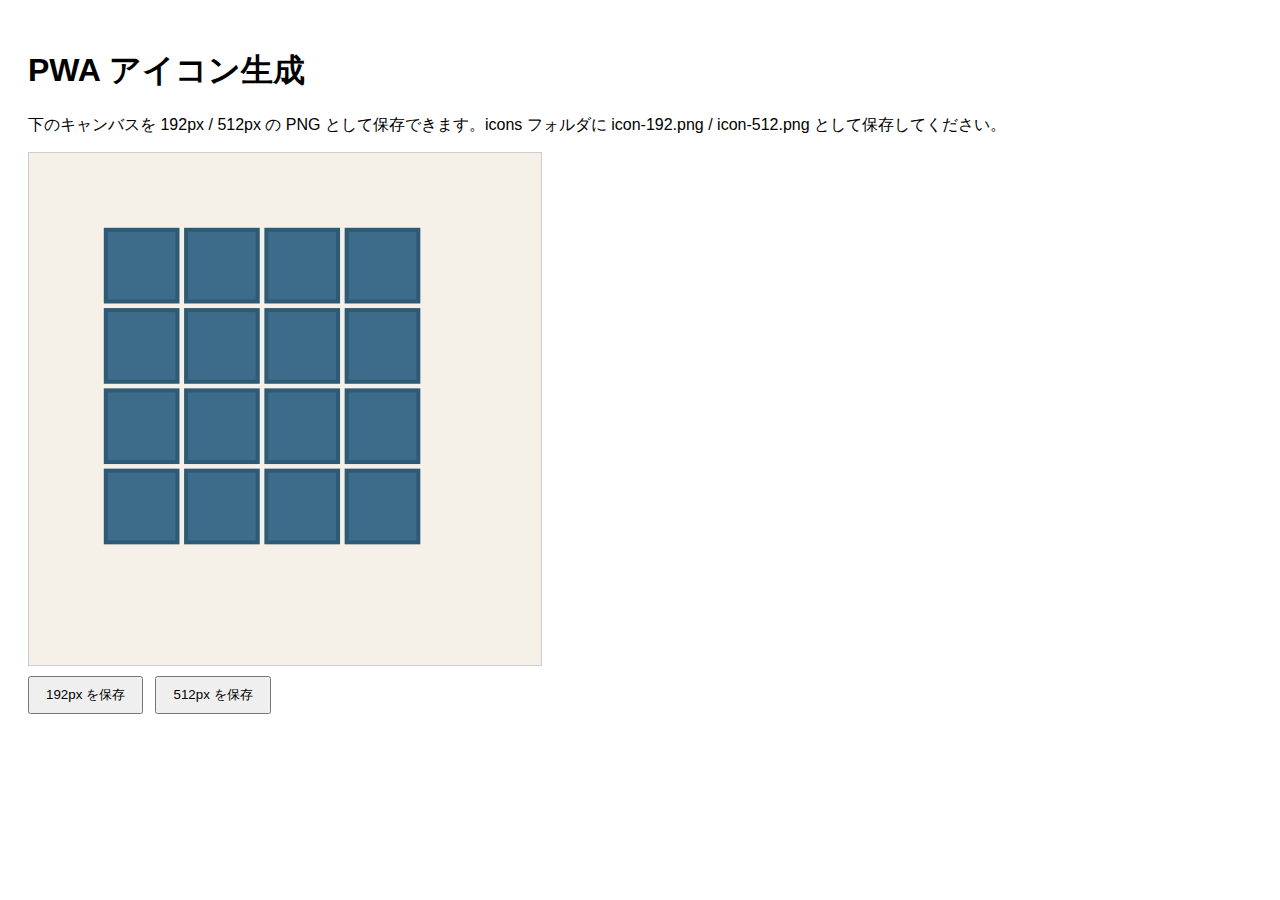
<file: icons/generate-icons.html>
<!DOCTYPE html>
<html lang="ja">
<head>
  <meta charset="UTF-8">
  <title>PWA アイコン生成</title>
  <style>
    body { font-family: sans-serif; padding: 20px; }
    canvas { display: block; margin: 10px 0; border: 1px solid #ccc; }
    button { margin-right: 8px; padding: 8px 16px; cursor: pointer; }
  </style>
</head>
<body>
  <h1>PWA アイコン生成</h1>
  <p>下のキャンバスを 192px / 512px の PNG として保存できます。icons フォルダに icon-192.png / icon-512.png として保存してください。</p>
  <canvas id="c" width="512" height="512"></canvas>
  <div>
    <button id="b192">192px を保存</button>
    <button id="b512">512px を保存</button>
  </div>
  <script>
    const c = document.getElementById('c');
    const ctx = c.getContext('2d');
    const size = 512;
    const pad = size * 0.15;
    const block = (size - pad * 2) / 5;
    const gap = block * 0.12;

    ctx.fillStyle = '#f5f0e8';
    ctx.fillRect(0, 0, size, size);

    ctx.fillStyle = '#3d6b8a';
    ctx.strokeStyle = '#2d5a75';
    ctx.lineWidth = 4;
    for (let row = 0; row < 4; row++) {
      for (let col = 0; col < 4; col++) {
        const x = pad + col * (block + gap);
        const y = pad + row * (block + gap);
        ctx.fillRect(x, y, block, block);
        ctx.strokeRect(x, y, block, block);
      }
    }

    function download(w) {
      const can = document.createElement('canvas');
      can.width = can.height = w;
      const cx = can.getContext('2d');
      cx.drawImage(c, 0, 0, size, size, 0, 0, w, w);
      const a = document.createElement('a');
      a.download = 'icon-' + w + '.png';
      a.href = can.toDataURL('image/png');
      a.click();
    }
    document.getElementById('b192').onclick = () => download(192);
    document.getElementById('b512').onclick = () => download(512);
  </script>
</body>
</html>
</file>
<file: css/style.css>
@import url('https://fonts.googleapis.com/css2?family=Inter:wght@300;400;500;600;700&family=JetBrains+Mono:wght@400;500&display=swap');

:root {
  /* ★修正: ダークモード対応のゲーミング色彩 */
  --primary: #4c1d95;          
  --primary-hover: #3730a3;
  --secondary: #7c3aed;        
  --accent: #c026d3;           
  --success: #10b981;          
  --danger: #ef4444;           
  --warning: #f59e0b;          
  --dark: #000000;             /* ★修正: 真っ黒 */
  --dark-light: #0a0a0a;       /* ★修正: 限りなく黒に近い */
  --dark-lighter: #1a1a1a;     /* ★修正: 極濃グレー */
  --text: #ffffff;             /* ★修正: 純白 */
  --text-muted: #888888;       /* ★修正: より濃いグレー */
  --border: #333333;           /* ★修正: 濃いボーダー */
  --glass: rgba(0, 0, 0, 0.85);          /* ★修正: 濃い黒ガラス */
  --glass-border: rgba(124, 58, 237, 0.4); /* ★修正: より鮮やかな紫ボーダー */
  --shadow: 0 25px 50px -12px rgba(0, 0, 0, 0.8);
  --glow-primary: 0 0 25px rgba(124, 58, 237, 0.7);    /* ★修正: 強いグロー */
  --glow-secondary: 0 0 35px rgba(192, 38, 211, 0.6);  /* ★修正: 強いグロー */
}

* {
  margin: 0;
  padding: 0;
  box-sizing: border-box;
  -webkit-tap-highlight-color: transparent;
  -webkit-user-select: none;
  user-select: none;
}

body {
  font-family: 'Inter', sans-serif;
  background: var(--dark); /* ★修正: 純黒背景 */
  color: var(--text);
  height: 100vh;
  overflow: hidden;
  position: fixed;
  width: 100%;
}

/* ★修正: より強いゲーミング背景エフェクト */
body::before {
  content: '';
  position: fixed;
  top: 0;
  left: 0;
  right: 0;
  bottom: 0;
  background: 
    radial-gradient(circle at 20% 80%, rgba(124, 58, 237, 0.3) 0%, transparent 50%),
    radial-gradient(circle at 80% 20%, rgba(192, 38, 211, 0.3) 0%, transparent 50%),
    radial-gradient(circle at 40% 40%, rgba(16, 185, 129, 0.2) 0%, transparent 50%);
  pointer-events: none;
  z-index: -1;
}

/* 画面管理 */
.screen {
  display: none;
  height: 100vh;
  width: 100vw;
  position: absolute;
  top: 0;
  left: 0;
}

.screen.active {
  display: flex;
}

/* ========== スタート画面（1ページ目） ========== */
#start-screen {
  align-items: flex-start;
  justify-content: center;
  padding: 15px;
  overflow-y: auto;
}

.start-container {
  max-width: 900px;
  width: 100%;
  text-align: center;
  padding-bottom: 20px;
}

.title-section {
  margin-bottom: 25px;
  padding-top: 10px;
}

.title-section h1 {
  font-size: clamp(2.5rem, 6vw, 4rem);
  font-weight: 700;
  background: linear-gradient(135deg, var(--secondary) 0%, var(--accent) 100%);
  background-clip: text;
  -webkit-background-clip: text;
  -webkit-text-fill-color: transparent;
  margin-bottom: 15px;
  filter: drop-shadow(var(--glow-primary));
}

.subtitle {
  font-size: clamp(1.1rem, 2.5vw, 1.3rem);
  color: var(--text-muted);
  line-height: 1.5;
}

.rules-grid {
  display: grid;
  grid-template-columns: repeat(auto-fit, minmax(280px, 1fr));
  gap: 20px;
  margin-bottom: 25px;
}

.rule-card {
  background: var(--glass);
  backdrop-filter: blur(20px);
  border: 1px solid var(--glass-border);
  border-radius: 16px;
  padding: 18px;
  box-shadow: var(--shadow);
}

.rule-card h3 {
  color: var(--secondary);
  font-size: 1.2rem;
  margin-bottom: 15px;
  font-weight: 600;
  text-shadow: var(--glow-primary);
}

.controls-compact {
  display: flex;
  flex-direction: column;
  gap: 12px;
}

.control-item {
  display: flex;
  justify-content: space-between;
  align-items: center;
  padding: 8px 0;
}

.control-desc {
  font-size: 0.95rem;
  color: var(--text);
}

.control-keys {
  display: flex;
  gap: 8px;
  align-items: center;
  font-size: 0.85rem;
  color: var(--text-muted);
}

.key {
  background: var(--dark-lighter);
  border: 1px solid var(--secondary);
  border-radius: 6px;
  padding: 4px 8px;
  font-family: 'JetBrains Mono', monospace;
  font-size: 0.85rem;
  font-weight: 500;
  color: var(--warning);
  box-shadow: var(--glow-primary);
}

.score-list {
  display: flex;
  flex-direction: column;
  gap: 6px;
}

.score-item {
  display: flex;
  justify-content: space-between;
  padding: 5px 0;
  font-size: 0.95rem;
}

.score-item span {
  font-family: 'JetBrains Mono', monospace;
  color: var(--warning);
  font-weight: 500;
  text-shadow: 0 0 12px rgba(245, 158, 11, 0.5);
}

.mobile-only {
  display: none;
}

.start-btn {
  background: linear-gradient(135deg, var(--secondary), var(--accent));
  color: var(--text);
  border: none;
  padding: 18px 40px;
  border-radius: 12px;
  font-size: 1.2rem;
  font-weight: 600;
  cursor: pointer;
  transition: all 0.3s ease;
  box-shadow: var(--glow-secondary);
  text-transform: none;
}

.start-btn:hover {
  transform: translateY(-2px);
  box-shadow: var(--glow-secondary), 0 12px 30px rgba(192, 38, 211, 0.8);
}

/* ========== ゲーム画面（2ページ目） ========== */
#game-screen {
  align-items: stretch;
  justify-content: center;
}

/* PC版レイアウト */
.game-layout-pc {
  display: grid;
  grid-template-columns: 200px 1fr 160px;
  gap: 20px;
  width: 100%;
  max-width: 800px;
  height: 100vh;
  padding: 20px;
  align-items: center;
}

.left-panel, .right-panel {
  display: flex;
  flex-direction: column;
  height: fit-content;
}

.score-panel {
  background: var(--glass);
  backdrop-filter: blur(20px);
  border: 1px solid var(--glass-border);
  border-radius: 12px;
  padding: 20px;
  box-shadow: var(--shadow);
}

.score-item {
  display: flex;
  flex-direction: column;
  margin-bottom: 16px;
}

.score-item:last-child {
  margin-bottom: 0;
}

.score-label {
  font-size: 0.85rem;
  color: var(--text-muted);
  margin-bottom: 4px;
}

.score-value {
  font-family: 'JetBrains Mono', monospace;
  font-size: 1.6rem;
  font-weight: 700;
  color: var(--warning);
  text-shadow: 0 0 15px rgba(245, 158, 11, 0.7);
}

.center-game {
  display: flex;
  justify-content: center;
  align-items: center;
}

.game-area {
  position: relative;
}

#game, #mobile-game {
  border: 3px solid var(--secondary);
  border-radius: 8px;
  box-shadow: var(--glow-primary), 0 0 50px rgba(124, 58, 237, 0.5);
  background: #000;
}

.next-panel {
  background: var(--glass);
  backdrop-filter: blur(20px);
  border: 1px solid var(--glass-border);
  border-radius: 12px;
  padding: 16px;
  box-shadow: var(--shadow);
}

.next-panel h4 {
  color: var(--secondary);
  font-size: 0.9rem;
  text-align: center;
  margin-bottom: 12px;
  text-transform: uppercase;
  letter-spacing: 1px;
  text-shadow: var(--glow-primary);
}

.next-list {
  display: flex;
  flex-direction: column;
  gap: 8px;
  align-items: center;
}

.next-list canvas {
  border: 1px solid var(--secondary);
  border-radius: 4px;
  background: #000;
  box-shadow: 0 0 12px rgba(124, 58, 237, 0.4);
}

/* タップゾーン */
.tap-zones {
  position: absolute;
  top: 0;
  left: 0;
  width: 100%;
  height: 100%;
  z-index: 10;
  display: none;
}

.tap-zone {
  position: absolute;
  touch-action: manipulation;
}

.tap-rotate {
  top: 0;
  left: 0;
  width: 100%;
  height: 20%;
}

.tap-left {
  top: 20%;
  left: 0;
  width: 30%;
  height: 60%;
}

.tap-right {
  top: 20%;
  right: 0;
  width: 30%;
  height: 60%;
}

.tap-down {
  bottom: 0;
  left: 0;
  width: 100%;
  height: 20%;
}

/* ★修正: スマホ版レイアウト - 画面いっぱい使用 */
.game-layout-mobile {
  display: none;
  flex-direction: column;
  height: 100vh;
  width: 100vw;
  overflow: hidden;
  position: fixed;
  top: 0;
  left: 0;
}

.mobile-header {
  display: flex;
  justify-content: space-around;
  align-items: center;
  background: var(--glass);
  backdrop-filter: blur(20px);
  border-bottom: 1px solid var(--glass-border);
  padding: 8px 15px; /* ★修正: さらにコンパクト */
  flex-shrink: 0;
  min-height: 65px; /* ★修正: さらに縮小 */
}

.mobile-score, .mobile-level, .mobile-next {
  display: flex;
  flex-direction: column;
  align-items: center;
  gap: 2px; /* ★修正: gap縮小 */
}

.mobile-score span, .mobile-level span {
  font-family: 'JetBrains Mono', monospace;
  font-size: 1.1rem; /* ★修正: さらに縮小 */
  font-weight: 700;
  color: var(--warning);
  text-shadow: 0 0 10px rgba(245, 158, 11, 0.5);
}

.mobile-next canvas {
  border: 1px solid var(--secondary);
  border-radius: 4px;
  background: #000;
  box-shadow: 0 0 8px rgba(124, 58, 237, 0.4);
}

.mobile-header small {
  font-size: 0.65rem; /* ★修正: さらに縮小 */
  color: var(--text-muted);
}

/* ★修正: モバイルゲームエリア - 余白最小化 */
.mobile-game-area {
  flex: 1;
  display: flex;
  align-items: center;
  justify-content: center;
  padding: 5px; /* ★修正: 余白最小化 */
  overflow: hidden;
  min-height: 0;
}

/* ★修正: iPhone14向け画面いっぱいサイズ */
#mobile-game {
  width: min(350px, calc(100vw - 10px)) !important; /* ★修正: 画面幅ほぼ全体 */
  height: min(550px, calc(100vh - 75px)) !important; /* ★修正: 画面高さほぼ全体 */
  border: 2px solid var(--secondary);
  border-radius: 8px;
  box-shadow: var(--glow-primary), 0 0 30px rgba(124, 58, 237, 0.5);
  background: #000;
  display: block;
  margin: 0 auto;
}

/* モーダル */
.modal {
  display: none;
  position: fixed;
  top: 0;
  left: 0;
  width: 100vw;
  height: 100vh;
  background: rgba(0, 0, 0, 0.95); /* ★修正: より濃い背景 */
  backdrop-filter: blur(20px);
  z-index: 1000;
  align-items: center;
  justify-content: center;
}

.modal.show {
  display: flex;
}

.modal-content {
  background: var(--glass);
  backdrop-filter: blur(20px);
  border: 1px solid var(--glass-border);
  border-radius: 20px;
  padding: 40px;
  text-align: center;
  box-shadow: var(--shadow);
  max-width: 400px;
  width: 90%;
  position: relative;
}

.modal-content h2 {
  font-size: 1.6rem;
  margin-bottom: 24px;
  background: linear-gradient(135deg, var(--secondary), var(--accent));
  background-clip: text;
  -webkit-background-clip: text;
  -webkit-text-fill-color: transparent;
  text-shadow: var(--glow-primary);
}

.menu-buttons {
  display: flex;
  flex-direction: column;
  gap: 12px;
  margin-bottom: 16px;
}

.menu-buttons button {
  background: linear-gradient(135deg, var(--secondary), var(--accent));
  color: var(--text);
  border: none;
  padding: 14px 20px;
  border-radius: 8px;
  font-size: 1rem;
  font-weight: 500;
  cursor: pointer;
  transition: all 0.2s ease;
  box-shadow: 0 0 15px rgba(124, 58, 237, 0.5);
}

.menu-buttons button:hover {
  transform: translateY(-1px);
  box-shadow: var(--glow-primary);
}

.restart-btn {
  background: linear-gradient(135deg, var(--success), #047857) !important;
  box-shadow: 0 0 15px rgba(16, 185, 129, 0.5) !important;
}

.menu-btn {
  background: linear-gradient(135deg, var(--danger), #dc2626) !important;
  box-shadow: 0 0 15px rgba(239, 68, 68, 0.5) !important;
}

.menu-hint {
  font-size: 0.85rem;
  color: var(--text-muted);
  margin: 0;
}

.result-stats {
  display: flex;
  justify-content: space-around;
  margin-bottom: 24px;
}

.stat {
  display: flex;
  flex-direction: column;
  align-items: center;
  gap: 4px;
}

.stat-label {
  font-size: 0.85rem;
  color: var(--text-muted);
}

.stat-value {
  font-family: 'JetBrains Mono', monospace;
  font-size: 1.4rem;
  font-weight: 700;
  color: var(--warning);
  text-shadow: 0 0 12px rgba(245, 158, 11, 0.5);
}

/* ★修正: レスポンシブ - iPhone14最適化 */
@media (max-width: 768px) {
  body {
    overflow: auto;
    position: static;
  }

  #start-screen {
    height: auto;
    min-height: 100vh;
    overflow-y: visible;
    position: relative;
  }

  #game-screen {
    height: 100vh !important;
    overflow: hidden !important;
    position: fixed !important;
    top: 0 !important;
    left: 0 !important;
    width: 100vw !important;
  }

  body.game-active {
    overflow: hidden !important;
    position: fixed !important;
    width: 100% !important;
    height: 100% !important;
  }

  .mobile-only {
    display: block;
  }

  .tap-area-demo {
    display: grid;
    grid-template-columns: 1fr 1fr;
    grid-template-rows: 1fr 1fr;
    gap: 8px;
    height: 120px;
    border: 2px solid var(--secondary);
    border-radius: 8px;
    overflow: hidden;
    box-shadow: 0 0 12px rgba(124, 58, 237, 0.4);
  }

  .demo-area {
    display: flex;
    align-items: center;
    justify-content: center;
    font-size: 0.8rem;
    font-weight: 500;
    color: var(--text-muted);
  }

  .demo-rotate {
    background: rgba(124, 58, 237, 0.3);
    grid-column: 1 / -1;
  }

  .demo-left {
    background: rgba(59, 130, 246, 0.3);
  }

  .demo-right {
    background: rgba(59, 130, 246, 0.3);
  }

  .demo-down {
    background: rgba(16, 185, 129, 0.3);
    grid-column: 1 / -1;
  }

  .game-layout-pc {
    display: none;
  }

  .game-layout-mobile {
    display: flex !important;
  }

  .tap-zones {
    display: block;
  }

  .rules-grid {
    grid-template-columns: 1fr;
    gap: 20px;
  }

  .start-btn {
    width: 100%;
    max-width: 300px;
  }
}

/* ★修正: iPhone14 Pro Max対応 */
@media (max-width: 430px) and (min-height: 900px) {
  .mobile-header {
    padding: 6px 12px;
    min-height: 60px;
  }

  .mobile-game-area {
    padding: 3px;
  }

  #mobile-game {
    width: min(380px, calc(100vw - 6px)) !important;  /* ★修正: iPhone14向けさらに拡大 */
    height: min(580px, calc(100vh - 65px)) !important; /* ★修正: 縦もフル活用 */
  }
}

/* ★修正: 小画面対応 */
@media (max-width: 480px) {
  .rule-card {
    padding: 20px;
  }
  
  .mobile-game-area {
    padding: 4px; /* ★修正: さらに余白縮小 */
  }

  .mobile-header {
    padding: 6px 12px; /* ★修正: さらにコンパクト */
    min-height: 60px;  /* ★修正: さらに縮小 */
  }

  #mobile-game {
    width: min(320px, calc(100vw - 8px)) !important;  /* ★修正: 画面ほぼフル活用 */
    height: min(520px, calc(100vh - 70px)) !important;
  }

  .title-section h1 {
    font-size: 2.5rem;
  }
}

/* ★修正: 横画面対応 - 画面フル活用 */
@media (max-width: 768px) and (orientation: landscape) {
  .mobile-header {
    padding: 4px 15px;  /* ★修正: 横画面でさらにコンパクト */
    min-height: 50px;   /* ★修正: 横画面で極小 */
  }

  .mobile-game-area {
    padding: 3px;
  }

  #mobile-game {
    width: min(450px, calc(100vh - 55px)) !important; /* ★修正: 横画面フル活用 */
    height: min(350px, calc(100vh - 55px)) !important;
  }
}
</file>
